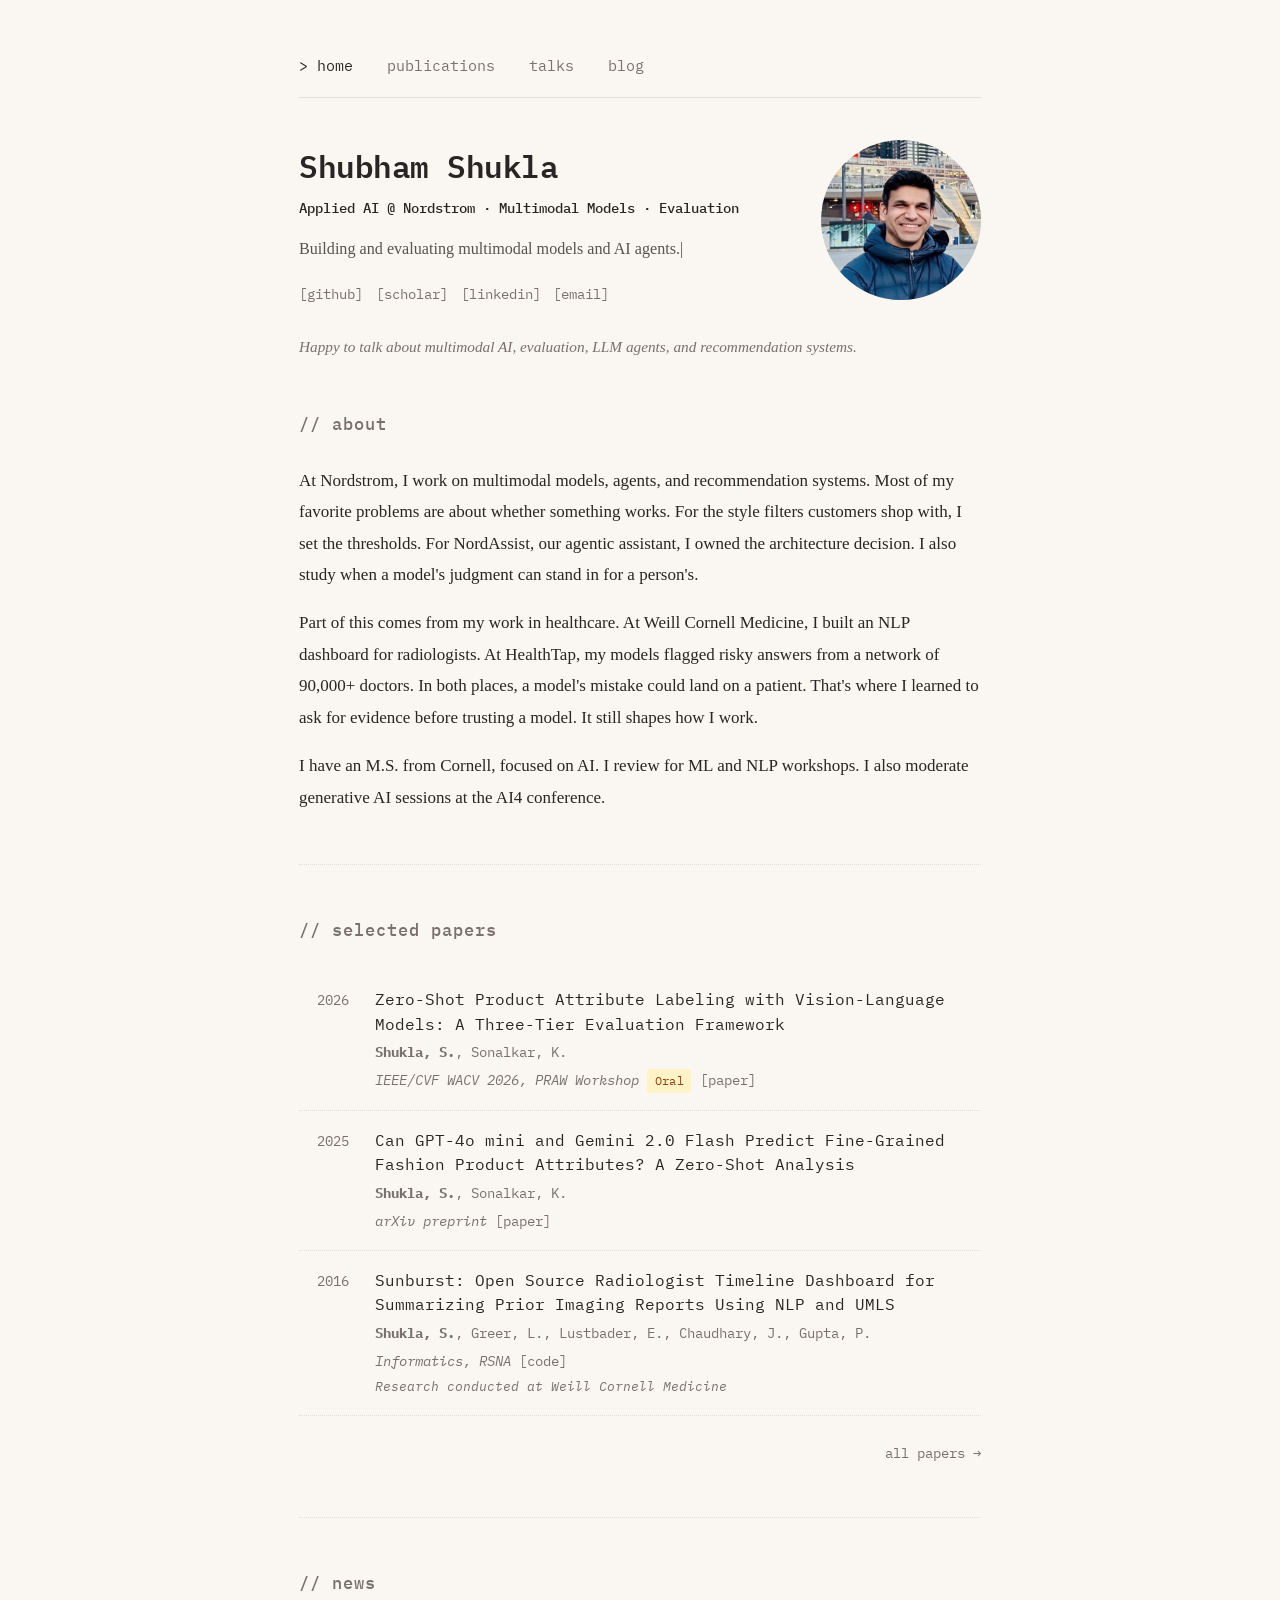
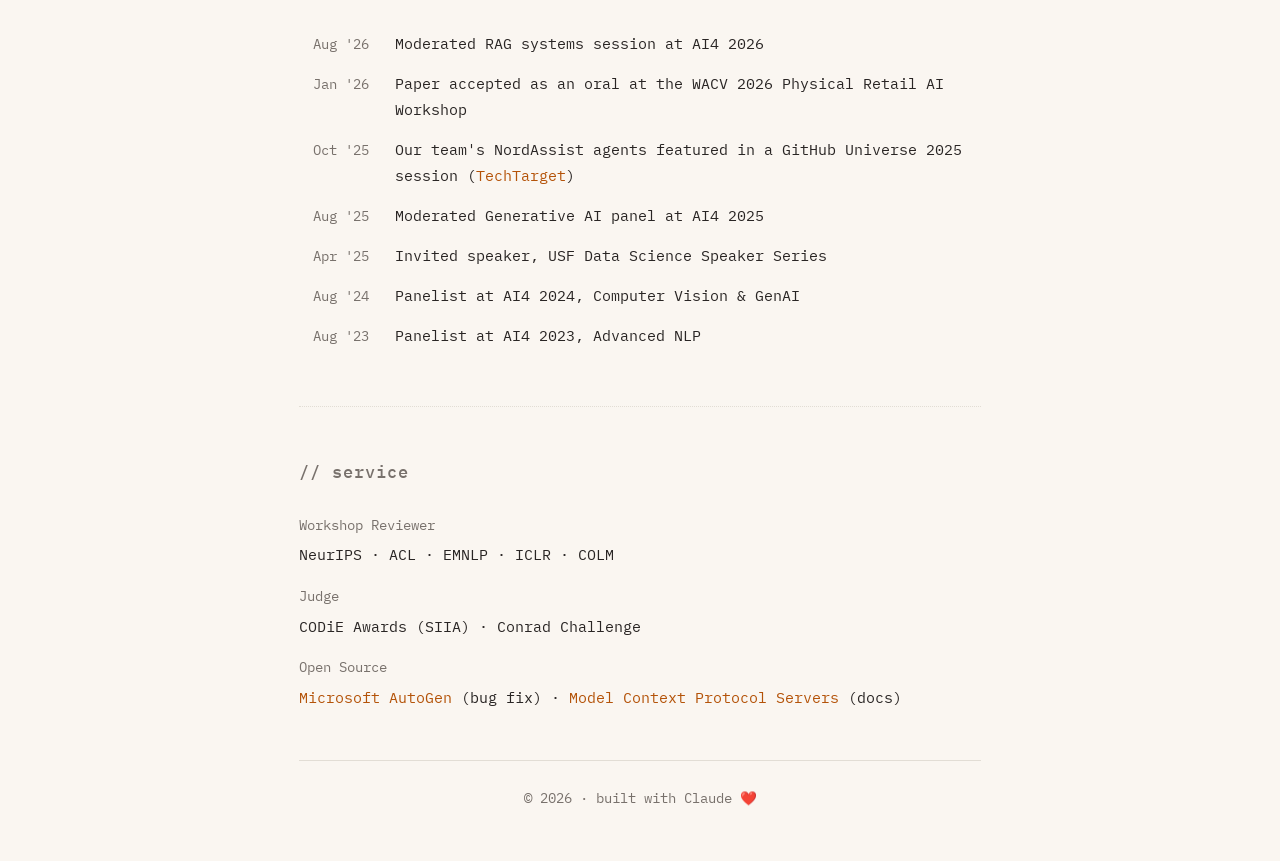
<file: index.html>
<!DOCTYPE html>
<html lang="en">
<head>
    <meta charset="UTF-8">
    <meta name="viewport" content="width=device-width, initial-scale=1.0">
    <title>Shubham Shukla</title>
    <meta name="description" content="Shubham Shukla | Applied AI @ Nordstrom. Building and evaluating multimodal models, LLM agents, and recommendation systems.">
    <meta property="og:type" content="website">
    <meta property="og:url" content="https://shuklaham.github.io/">
    <meta property="og:title" content="Shubham Shukla">
    <meta property="og:description" content="Applied AI @ Nordstrom. Building and evaluating multimodal models, LLM agents, and recommendation systems.">
    <meta property="og:image" content="https://shuklaham.github.io/files/ss_headshot.jpg">
    <meta name="twitter:card" content="summary">
    <link rel="icon" type="image/png" href="favicons/favicon-96x96.png" sizes="96x96">
    <link rel="icon" type="image/svg+xml" href="favicons/favicon.svg">
    <link rel="shortcut icon" href="favicons/favicon.ico">
    <link rel="apple-touch-icon" sizes="180x180" href="favicons/apple-touch-icon.png">
    <link rel="manifest" href="favicons/site.webmanifest">
    <link rel="preconnect" href="https://fonts.googleapis.com">
    <link rel="preconnect" href="https://fonts.gstatic.com" crossorigin>
    <link rel="stylesheet" href="https://fonts.googleapis.com/css2?family=IBM+Plex+Mono:ital,wght@0,400;0,500;0,600;1,400&display=swap">
    <link rel="stylesheet" href="style.css">
    <!-- Google tag (gtag.js) -->
    <script async src="https://www.googletagmanager.com/gtag/js?id=G-W799XXLWF4"></script>
    <script>
      window.dataLayer = window.dataLayer || [];
      function gtag(){dataLayer.push(arguments);}
      gtag('js', new Date());
      gtag('config', 'G-W799XXLWF4');
    </script>
</head>
<body>
    <div class="container">

        <!-- Navigation -->
        <nav>
            <ul>
                <li><a href="index.html" class="active">home</a></li>
                <li><a href="publications.html">publications</a></li>
                <li><a href="talks.html">talks</a></li>
                <li><a href="blog.html">blog</a></li>
            </ul>
        </nav>

        <!-- Header -->
        <header>
            <div class="header-content">
                <div class="intro">
                    <h1>Shubham Shukla</h1>
                    <p class="descriptor">Applied AI @ Nordstrom &middot; Multimodal&nbsp;Models &middot; Evaluation</p>
                    <div class="tagline">
                        <p>Building and evaluating multimodal models and AI agents.<span class="cursor" aria-hidden="true">|</span></p>
                    </div>
                    <div class="links">
                        <a href="https://github.com/shuklaham">github</a>
                        <a href="https://scholar.google.com/citations?user=YNJmWM0AAAAJ&hl=en">scholar</a>
                        <a href="https://linkedin.com/in/shuklaham">linkedin</a>
                        <a href="mailto:shubhamshkl@gmail.com">email</a>
                    </div>
                </div>
                <div class="portrait-container">
                    <img class="portrait" src="files/ss_headshot.jpg" alt="Shubham Shukla">
                </div>
            </div>
            <p class="callout">Happy to talk about multimodal AI, evaluation, LLM agents, and recommendation systems.</p>
        </header>

        <main>

            <!-- About -->
            <section class="about">
                <h2 class="section-title">// about</h2>
                <p>At Nordstrom, I work on multimodal models, agents, and recommendation systems. Most of my favorite problems are about whether something works. For the style filters customers shop with, I set the thresholds. For NordAssist, our agentic assistant, I owned the architecture decision. I also study when a model's judgment can stand in for a person's.</p>
                <p>Part of this comes from my work in healthcare. At Weill Cornell Medicine, I built an NLP dashboard for radiologists. At HealthTap, my models flagged risky answers from a network of 90,000+ doctors. In both places, a model's mistake could land on a patient. That's where I learned to ask for evidence before trusting a model. It still shapes how I work.</p>
                <p>I have an M.S. from Cornell, focused on AI. I review for ML and NLP workshops. I also moderate generative AI sessions at the AI4 conference.</p>
            </section>

            <!-- Selected Papers (compact, on homepage) -->
            <section class="papers">
                <h2 class="section-title">// selected papers</h2>

                <article class="paper">
                    <span class="year">2026</span>
                    <div class="paper-content">
                        <a class="paper-title" href="https://arxiv.org/abs/2601.15711">Zero-Shot Product Attribute Labeling with Vision-Language Models: A Three-Tier Evaluation Framework</a>
                        <div class="paper-authors"><strong>Shukla, S.</strong>, Sonalkar, K.</div>
                        <div class="paper-meta">
                            <span class="paper-venue">IEEE/CVF WACV 2026, PRAW Workshop</span>
                            <span class="paper-badge">Oral</span>
                            <span class="paper-links"><a href="https://arxiv.org/abs/2601.15711">paper</a></span>
                        </div>
                    </div>
                </article>

                <article class="paper">
                    <span class="year">2025</span>
                    <div class="paper-content">
                        <a class="paper-title" href="https://arxiv.org/abs/2507.09950">Can GPT-4o mini and Gemini 2.0 Flash Predict Fine-Grained Fashion Product Attributes? A Zero-Shot Analysis</a>
                        <div class="paper-authors"><strong>Shukla, S.</strong>, Sonalkar, K.</div>
                        <div class="paper-meta">
                            <span class="paper-venue">arXiv preprint</span>
                            <span class="paper-links"><a href="https://arxiv.org/abs/2507.09950">paper</a></span>
                        </div>
                    </div>
                </article>

                <article class="paper">
                    <span class="year">2016</span>
                    <div class="paper-content">
                        <a class="paper-title" href="https://github.com/shuklaham/priors-visualization">Sunburst: Open Source Radiologist Timeline Dashboard for Summarizing Prior Imaging Reports Using NLP and UMLS</a>
                        <div class="paper-authors"><strong>Shukla, S.</strong>, Greer, L., Lustbader, E., Chaudhary, J., Gupta, P.</div>
                        <div class="paper-meta">
                            <span class="paper-venue">Informatics, RSNA</span>
                            <span class="paper-links"><a href="https://github.com/shuklaham/priors-visualization">code</a></span>
                        </div>
                        <div class="paper-note">Research conducted at Weill Cornell Medicine</div>
                    </div>
                </article>

                <div class="all-papers">
                    <a href="https://scholar.google.com/citations?user=YNJmWM0AAAAJ&hl=en">all papers &rarr;</a>
                </div>
            </section>

            <!-- News -->
            <section class="news">
                <h2 class="section-title">// news</h2>
                <ul class="news-list">
                    <li class="news-item">
                        <span class="news-date">Aug '26</span>
                        <span class="news-text">Moderated RAG systems session at AI4 2026</span>
                    </li>
                    <li class="news-item">
                        <span class="news-date">Jan '26</span>
                        <span class="news-text">Paper accepted as an oral at the WACV 2026 Physical Retail AI Workshop</span>
                    </li>
                    <li class="news-item">
                        <span class="news-date">Oct '25</span>
                        <span class="news-text">Our team's NordAssist agents featured in a GitHub Universe 2025 session (<a href="https://www.techtarget.com/news/GitHub-Universe-Large-IT-orgs-share-AI-automation-gains/857468/">TechTarget</a>)</span>
                    </li>
                    <li class="news-item">
                        <span class="news-date">Aug '25</span>
                        <span class="news-text">Moderated Generative AI panel at AI4 2025</span>
                    </li>
                    <li class="news-item">
                        <span class="news-date">Apr '25</span>
                        <span class="news-text">Invited speaker, USF Data Science Speaker Series</span>
                    </li>
                    <li class="news-item">
                        <span class="news-date">Aug '24</span>
                        <span class="news-text">Panelist at AI4 2024, Computer Vision &amp; GenAI</span>
                    </li>
                    <li class="news-item">
                        <span class="news-date">Aug '23</span>
                        <span class="news-text">Panelist at AI4 2023, Advanced NLP</span>
                    </li>
                </ul>
            </section>

            <!-- Service -->
            <section class="service">
                <h2 class="section-title">// service</h2>
                <div class="service-group">
                    <div class="service-label">Workshop Reviewer</div>
                    <div class="service-content">NeurIPS &middot; ACL &middot; EMNLP &middot; ICLR &middot; COLM</div>
                </div>
                <div class="service-group">
                    <div class="service-label">Judge</div>
                    <div class="service-content">CODiE Awards (SIIA) &middot; Conrad Challenge</div>
                </div>
                <div class="service-group">
                    <div class="service-label">Open Source</div>
                    <div class="service-content">
                        <a href="https://github.com/microsoft/autogen/pull/5684">Microsoft AutoGen</a> (bug fix) &middot;
                        <a href="https://github.com/modelcontextprotocol/servers/pull/3306">Model Context Protocol Servers</a> (docs)
                    </div>
                </div>
            </section>

        </main>

        <footer>
            &copy; 2026 &middot; built with Claude ❤️
        </footer>

    </div>
</body>
</html>
</file>
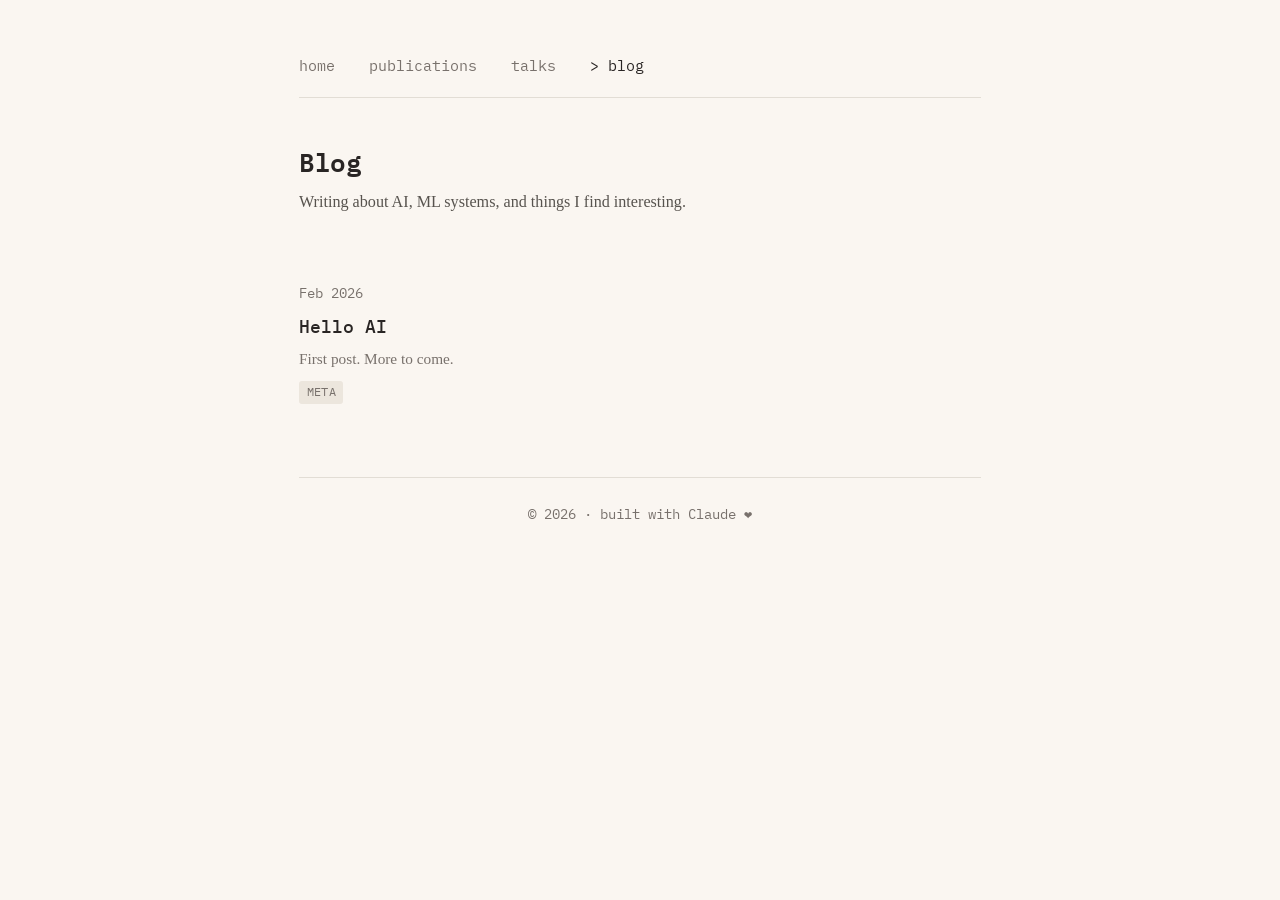
<file: blog.html>
<!DOCTYPE html>
<html lang="en">
<head>
    <meta charset="UTF-8">
    <meta name="viewport" content="width=device-width, initial-scale=1.0">
    <title>Blog | Shubham Shukla</title>
    <meta name="description" content="Blog posts by Shubham Shukla on AI, ML, and building production systems.">
    <link rel="icon" type="image/png" href="favicons/favicon-96x96.png" sizes="96x96">
    <link rel="icon" type="image/svg+xml" href="favicons/favicon.svg">
    <link rel="shortcut icon" href="favicons/favicon.ico">
    <link rel="apple-touch-icon" sizes="180x180" href="favicons/apple-touch-icon.png">
    <link rel="manifest" href="favicons/site.webmanifest">
    <link rel="preconnect" href="https://fonts.googleapis.com">
    <link rel="preconnect" href="https://fonts.gstatic.com" crossorigin>
    <link rel="stylesheet" href="https://fonts.googleapis.com/css2?family=IBM+Plex+Mono:ital,wght@0,400;0,500;0,600;1,400&display=swap">
    <link rel="stylesheet" href="style.css">
    <!-- Google tag (gtag.js) -->
    <script async src="https://www.googletagmanager.com/gtag/js?id=G-W799XXLWF4"></script>
    <script>
      window.dataLayer = window.dataLayer || [];
      function gtag(){dataLayer.push(arguments);}
      gtag('js', new Date());
      gtag('config', 'G-W799XXLWF4');
    </script>
</head>
<body>
    <div class="container">

        <!-- Navigation -->
        <nav>
            <ul>
                <li><a href="index.html">home</a></li>
                <li><a href="publications.html">publications</a></li>
                <li><a href="talks.html">talks</a></li>
                <li><a href="blog.html" class="active">blog</a></li>
            </ul>
        </nav>

        <!-- Page Header -->
        <div class="page-header">
            <h1>Blog</h1>
            <p class="tagline">Writing about AI, ML systems, and things I find interesting.</p>
        </div>

        <main class="blog-list">

            <article class="blog-post">
                <span class="post-date">Feb 2026</span>
                <h2><a href="posts/hello-ai.html">Hello AI</a></h2>
                <p class="post-excerpt">First post. More to come.</p>
                <div class="post-tags">
                    <span class="tag">meta</span>
                </div>
            </article>

        </main>

        <footer>
            &copy; 2026 &middot; built with Claude ❤️
        </footer>

    </div>
</body>
</html>
</file>
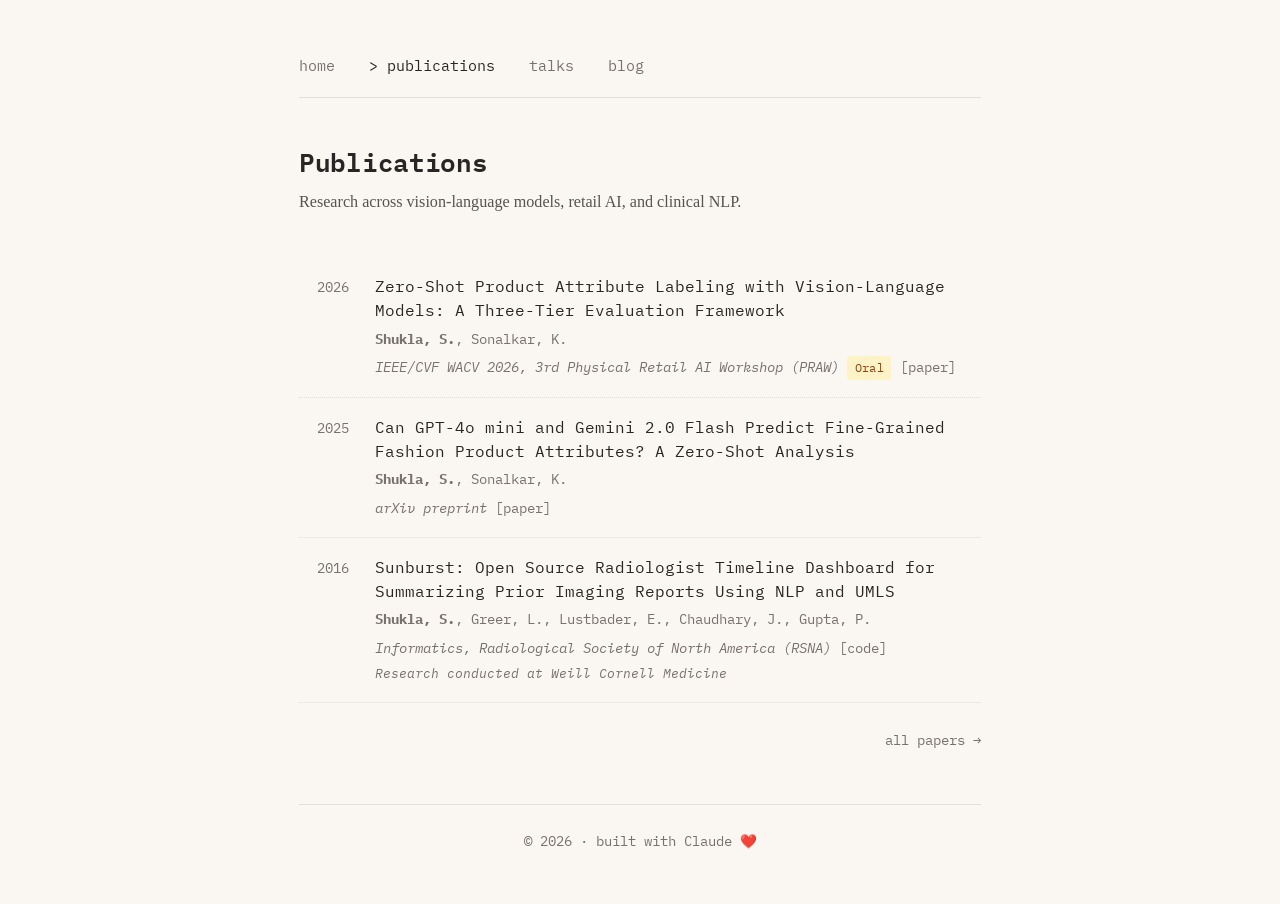
<file: publications.html>
<!DOCTYPE html>
<html lang="en">
<head>
    <meta charset="UTF-8">
    <meta name="viewport" content="width=device-width, initial-scale=1.0">
    <title>Publications | Shubham Shukla</title>
    <meta name="description" content="Publications by Shubham Shukla on vision-language model evaluation, retail AI, and clinical NLP.">
    <link rel="icon" type="image/png" href="favicons/favicon-96x96.png" sizes="96x96">
    <link rel="icon" type="image/svg+xml" href="favicons/favicon.svg">
    <link rel="shortcut icon" href="favicons/favicon.ico">
    <link rel="apple-touch-icon" sizes="180x180" href="favicons/apple-touch-icon.png">
    <link rel="manifest" href="favicons/site.webmanifest">
    <link rel="preconnect" href="https://fonts.googleapis.com">
    <link rel="preconnect" href="https://fonts.gstatic.com" crossorigin>
    <link rel="stylesheet" href="https://fonts.googleapis.com/css2?family=IBM+Plex+Mono:ital,wght@0,400;0,500;0,600;1,400&display=swap">
    <link rel="stylesheet" href="style.css">
    <!-- Google tag (gtag.js) -->
    <script async src="https://www.googletagmanager.com/gtag/js?id=G-W799XXLWF4"></script>
    <script>
      window.dataLayer = window.dataLayer || [];
      function gtag(){dataLayer.push(arguments);}
      gtag('js', new Date());
      gtag('config', 'G-W799XXLWF4');
    </script>
</head>
<body>
    <div class="container">

        <!-- Navigation -->
        <nav>
            <ul>
                <li><a href="index.html">home</a></li>
                <li><a href="publications.html" class="active">publications</a></li>
                <li><a href="talks.html">talks</a></li>
                <li><a href="blog.html">blog</a></li>
            </ul>
        </nav>

        <!-- Page Header -->
        <div class="page-header">
            <h1>Publications</h1>
            <p class="tagline">Research across vision-language models, retail AI, and clinical NLP.</p>
        </div>

        <main>
            <section class="papers">

                <article class="paper">
                    <span class="year">2026</span>
                    <div class="paper-content">
                        <a class="paper-title" href="https://arxiv.org/abs/2601.15711">Zero-Shot Product Attribute Labeling with Vision-Language Models: A Three-Tier Evaluation Framework</a>
                        <div class="paper-authors"><strong>Shukla, S.</strong>, Sonalkar, K.</div>
                        <div class="paper-meta">
                            <span class="paper-venue">IEEE/CVF WACV 2026, 3rd Physical Retail AI Workshop (PRAW)</span>
                            <span class="paper-badge">Oral</span>
                            <span class="paper-links"><a href="https://arxiv.org/abs/2601.15711">paper</a></span>
                        </div>
                    </div>
                </article>

                <article class="paper">
                    <span class="year">2025</span>
                    <div class="paper-content">
                        <a class="paper-title" href="https://arxiv.org/abs/2507.09950">Can GPT-4o mini and Gemini 2.0 Flash Predict Fine-Grained Fashion Product Attributes? A Zero-Shot Analysis</a>
                        <div class="paper-authors"><strong>Shukla, S.</strong>, Sonalkar, K.</div>
                        <div class="paper-meta">
                            <span class="paper-venue">arXiv preprint</span>
                            <span class="paper-links"><a href="https://arxiv.org/abs/2507.09950">paper</a></span>
                        </div>
                    </div>
                </article>

                <article class="paper">
                    <span class="year">2016</span>
                    <div class="paper-content">
                        <a class="paper-title" href="https://github.com/shuklaham/priors-visualization">Sunburst: Open Source Radiologist Timeline Dashboard for Summarizing Prior Imaging Reports Using NLP and UMLS</a>
                        <div class="paper-authors"><strong>Shukla, S.</strong>, Greer, L., Lustbader, E., Chaudhary, J., Gupta, P.</div>
                        <div class="paper-meta">
                            <span class="paper-venue">Informatics, Radiological Society of North America (RSNA)</span>
                            <span class="paper-links"><a href="https://github.com/shuklaham/priors-visualization">code</a></span>
                        </div>
                        <div class="paper-note">Research conducted at Weill Cornell Medicine</div>
                    </div>
                </article>

                <div class="all-papers">
                    <a href="https://scholar.google.com/citations?user=YNJmWM0AAAAJ&hl=en">all papers &rarr;</a>
                </div>

            </section>
        </main>

        <footer>
            &copy; 2026 &middot; built with Claude ❤️
        </footer>

    </div>
</body>
</html>
</file>
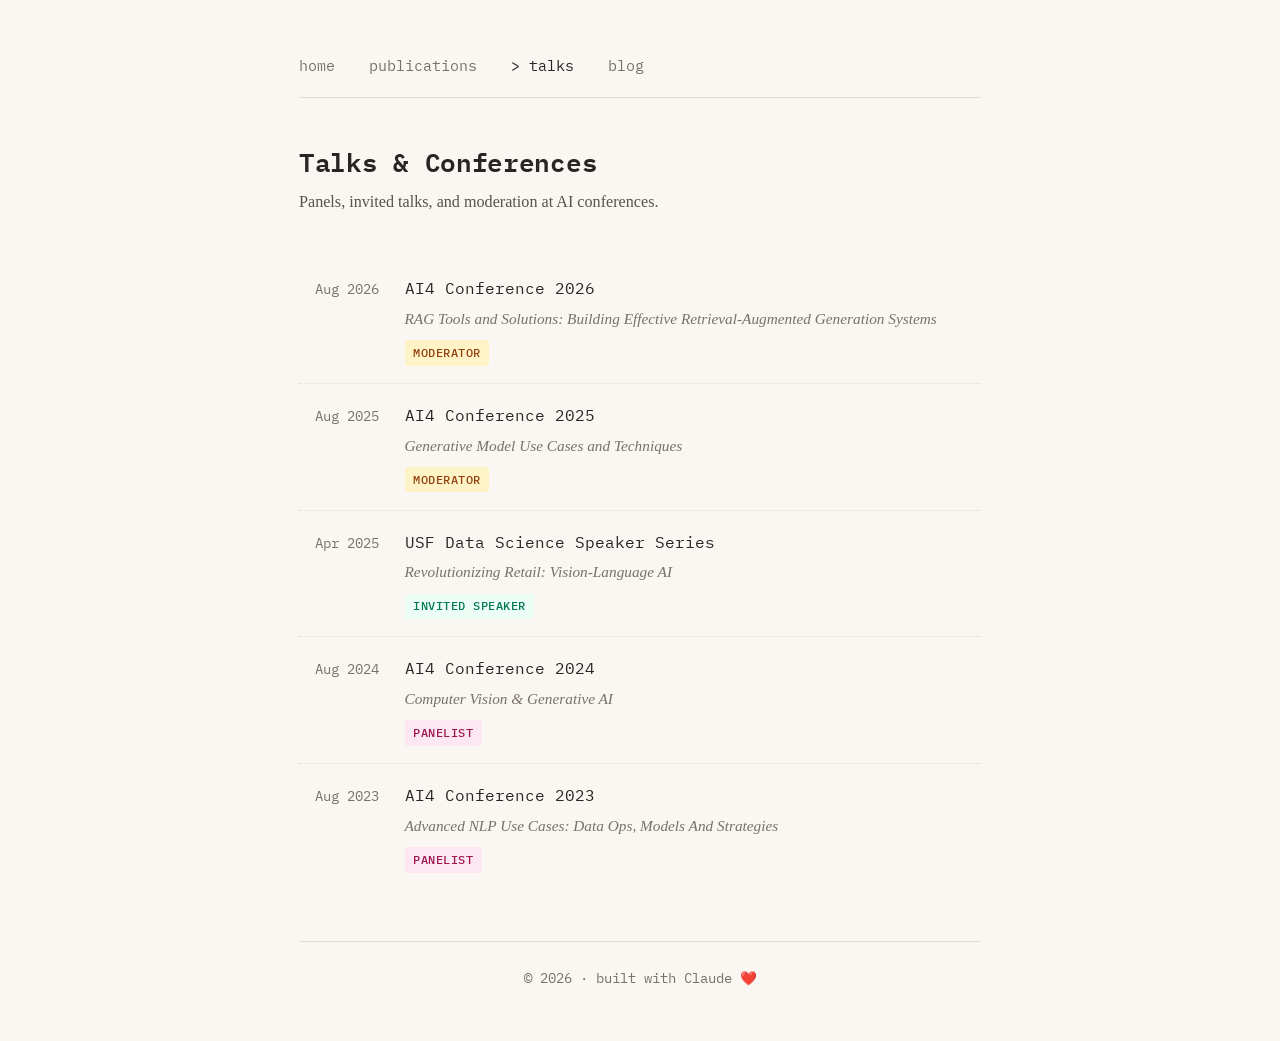
<file: talks.html>
<!DOCTYPE html>
<html lang="en">
<head>
    <meta charset="UTF-8">
    <meta name="viewport" content="width=device-width, initial-scale=1.0">
    <title>Talks | Shubham Shukla</title>
    <meta name="description" content="Conference talks, panels, and moderation by Shubham Shukla.">
    <link rel="icon" type="image/png" href="favicons/favicon-96x96.png" sizes="96x96">
    <link rel="icon" type="image/svg+xml" href="favicons/favicon.svg">
    <link rel="shortcut icon" href="favicons/favicon.ico">
    <link rel="apple-touch-icon" sizes="180x180" href="favicons/apple-touch-icon.png">
    <link rel="manifest" href="favicons/site.webmanifest">
    <link rel="preconnect" href="https://fonts.googleapis.com">
    <link rel="preconnect" href="https://fonts.gstatic.com" crossorigin>
    <link rel="stylesheet" href="https://fonts.googleapis.com/css2?family=IBM+Plex+Mono:ital,wght@0,400;0,500;0,600;1,400&display=swap">
    <link rel="stylesheet" href="style.css">
    <!-- Google tag (gtag.js) -->
    <script async src="https://www.googletagmanager.com/gtag/js?id=G-W799XXLWF4"></script>
    <script>
      window.dataLayer = window.dataLayer || [];
      function gtag(){dataLayer.push(arguments);}
      gtag('js', new Date());
      gtag('config', 'G-W799XXLWF4');
    </script>
</head>
<body>
    <div class="container">

        <!-- Navigation -->
        <nav>
            <ul>
                <li><a href="index.html">home</a></li>
                <li><a href="publications.html">publications</a></li>
                <li><a href="talks.html" class="active">talks</a></li>
                <li><a href="blog.html">blog</a></li>
            </ul>
        </nav>

        <!-- Page Header -->
        <div class="page-header">
            <h1>Talks &amp; Conferences</h1>
            <p class="tagline">Panels, invited talks, and moderation at AI conferences.</p>
        </div>

        <main>
            <section class="talks">

                <article class="talk">
                    <span class="date">Aug 2026</span>
                    <div class="talk-content">
                        <div class="talk-event">AI4 Conference 2026</div>
                        <div class="talk-topic">RAG Tools and Solutions: Building Effective Retrieval-Augmented Generation Systems</div>
                        <span class="talk-role role-moderator">Moderator</span>
                    </div>
                </article>

                <article class="talk">
                    <span class="date">Aug 2025</span>
                    <div class="talk-content">
                        <div class="talk-event">AI4 Conference 2025</div>
                        <div class="talk-topic">Generative Model Use Cases and Techniques</div>
                        <span class="talk-role role-moderator">Moderator</span>
                    </div>
                </article>

                <article class="talk">
                    <span class="date">Apr 2025</span>
                    <div class="talk-content">
                        <div class="talk-event">USF Data Science Speaker Series</div>
                        <div class="talk-topic">Revolutionizing Retail: Vision-Language AI</div>
                        <span class="talk-role role-speaker">Invited Speaker</span>
                    </div>
                </article>

                <article class="talk">
                    <span class="date">Aug 2024</span>
                    <div class="talk-content">
                        <div class="talk-event">AI4 Conference 2024</div>
                        <div class="talk-topic">Computer Vision &amp; Generative AI</div>
                        <span class="talk-role role-panelist">Panelist</span>
                    </div>
                </article>

                <article class="talk">
                    <span class="date">Aug 2023</span>
                    <div class="talk-content">
                        <div class="talk-event">AI4 Conference 2023</div>
                        <div class="talk-topic">Advanced NLP Use Cases: Data Ops, Models And Strategies</div>
                        <span class="talk-role role-panelist">Panelist</span>
                    </div>
                </article>

            </section>
        </main>

        <footer>
            &copy; 2026 &middot; built with Claude ❤️
        </footer>

    </div>
</body>
</html>
</file>
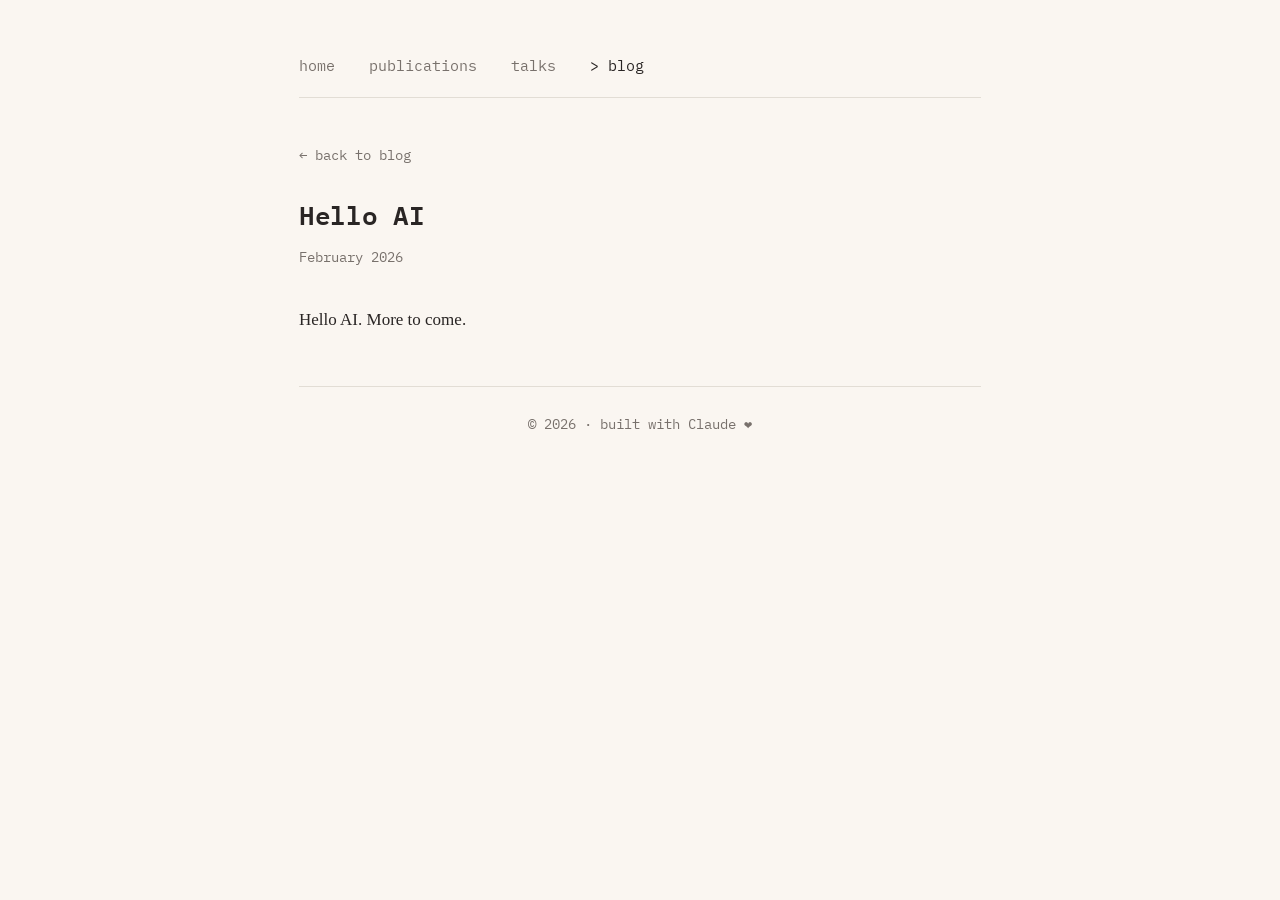
<file: posts/hello-ai.html>
<!DOCTYPE html>
<html lang="en">
<head>
    <meta charset="UTF-8">
    <meta name="viewport" content="width=device-width, initial-scale=1.0">
    <title>Hello AI | Shubham Shukla</title>
    <link rel="icon" type="image/png" href="../favicons/favicon-96x96.png" sizes="96x96">
    <link rel="icon" type="image/svg+xml" href="../favicons/favicon.svg">
    <link rel="shortcut icon" href="../favicons/favicon.ico">
    <link rel="apple-touch-icon" sizes="180x180" href="../favicons/apple-touch-icon.png">
    <link rel="manifest" href="../favicons/site.webmanifest">
    <link rel="preconnect" href="https://fonts.googleapis.com">
    <link rel="preconnect" href="https://fonts.gstatic.com" crossorigin>
    <link rel="stylesheet" href="https://fonts.googleapis.com/css2?family=IBM+Plex+Mono:ital,wght@0,400;0,500;0,600;1,400&display=swap">
    <link rel="stylesheet" href="../style.css">
    <!-- Google tag (gtag.js) -->
    <script async src="https://www.googletagmanager.com/gtag/js?id=G-W799XXLWF4"></script>
    <script>
      window.dataLayer = window.dataLayer || [];
      function gtag(){dataLayer.push(arguments);}
      gtag('js', new Date());
      gtag('config', 'G-W799XXLWF4');
    </script>
</head>
<body>
    <div class="container">

        <!-- Navigation -->
        <nav>
            <ul>
                <li><a href="../index.html">home</a></li>
                <li><a href="../publications.html">publications</a></li>
                <li><a href="../talks.html">talks</a></li>
                <li><a href="../blog.html" class="active">blog</a></li>
            </ul>
        </nav>

        <article>
            <header class="post-header">
                <a href="../blog.html" class="back-link">&larr; back to blog</a>
                <h1>Hello AI</h1>
                <div class="post-meta">
                    <time>February 2026</time>
                </div>
            </header>

            <div class="post-content">
                <p>Hello AI. More to come.</p>
            </div>
        </article>

        <footer>
            &copy; 2026 &middot; built with Claude ❤️
        </footer>

    </div>
</body>
</html>
</file>
<file: style.css>
/* ================================================
   Shubham Shukla — Personal Professional Site
   Claude-inspired warm dark theme
   ================================================ */

/* --- CSS Variables --- */
:root {
    --bg: #faf6f1;
    --bg-alt: #f0ebe4;
    --text: #292524;
    --text-muted: #78716c;
    --link: #b45309;
    --link-hover: #92400e;
    --border: #e2ddd5;
    --code-bg: #f0ebe4;
    --tag-bg: #ece6dd;
    --upcoming-bg: #ecfdf5;
    --upcoming-text: #047857;
}

/* --- Reset & Base --- */
*, *::before, *::after {
    margin: 0;
    padding: 0;
    box-sizing: border-box;
}

html {
    font-size: 17px;
    scroll-behavior: smooth;
}

body {
    font-family: 'IBM Plex Mono', 'SF Mono', 'Fira Code', 'Consolas', monospace;
    background-color: var(--bg);
    color: var(--text);
    line-height: 1.7;
    -webkit-font-smoothing: antialiased;
    -moz-osx-font-smoothing: grayscale;
}

/* --- Container --- */
.container {
    max-width: 750px;
    margin: 0 auto;
    padding: 3rem 2rem;
}

/* --- Navigation --- */
nav {
    border-bottom: 1px solid var(--border);
    padding-bottom: 1rem;
    margin-bottom: 2.5rem;
}

nav ul {
    list-style: none;
    display: flex;
    gap: 2rem;
}

nav a {
    font-size: 0.9rem;
    color: var(--text-muted);
    text-decoration: none;
    transition: color 0.2s;
    position: relative;
}

nav a:hover {
    color: var(--text);
}

nav a.active {
    color: var(--text);
}

nav a.active::before {
    content: '> ';
}

nav a.disabled {
    color: #c4bdb4;
    cursor: default;
    pointer-events: none;
}

/* --- Header --- */
header {
    margin-bottom: 3rem;
}

.header-content {
    display: flex;
    justify-content: space-between;
    align-items: flex-start;
    gap: 2rem;
}

.intro {
    flex: 1;
}

.intro h1 {
    font-size: 1.8rem;
    font-weight: 600;
    letter-spacing: -0.5px;
    margin-bottom: 0.3rem;
    color: var(--text);
}

.descriptor {
    font-size: 0.85rem;
    color: var(--text);
    font-weight: 500;
    margin-bottom: 1rem;
    line-height: 1.5;
}

.tagline {
    font-family: 'Georgia', 'Times New Roman', serif;
    font-size: 0.95rem;
    color: #57534e;
    line-height: 1.6;
    margin-bottom: 1.2rem;
}

.tagline p {
    margin: 0;
}

.cursor {
    animation: blink 1s step-end infinite;
}

@keyframes blink {
    50% { opacity: 0; }
}

@media (prefers-reduced-motion: reduce) {
    .cursor {
        animation: none;
    }
}

.links {
    display: flex;
    flex-wrap: wrap;
    gap: 0.75rem;
    font-size: 0.85rem;
}

.links a {
    color: var(--text-muted);
    text-decoration: none;
    transition: color 0.2s;
}

.links a:hover {
    color: var(--link);
}

.links a::before {
    content: '[';
}

.links a::after {
    content: ']';
}

/* --- Portrait --- */
.portrait-container {
    flex-shrink: 0;
}

.portrait {
    width: 160px;
    height: 160px;
    border-radius: 50%;
    object-fit: cover;
    object-position: center 15%;
    filter: grayscale(20%);
    transition: filter 0.3s;
}

.portrait:hover {
    filter: grayscale(0%);
}

.portrait-placeholder {
    width: 140px;
    height: 140px;
    border-radius: 50%;
    background: #e7e0d8;
    border: 2px solid var(--border);
    display: flex;
    align-items: center;
    justify-content: center;
}

.portrait-placeholder svg {
    width: 60px;
    height: 60px;
    opacity: 0.3;
}

/* --- Callout --- */
.callout {
    font-family: 'Georgia', 'Times New Roman', serif;
    font-size: 0.9rem;
    color: var(--text-muted);
    margin-top: 1.5rem;
    line-height: 1.6;
    font-style: italic;
}

/* --- Section Headers --- */
.section-title {
    font-size: 1rem;
    font-weight: 500;
    color: var(--text-muted);
    letter-spacing: 1px;
    margin-bottom: 1.5rem;
}

/* --- About / Bio --- */
.about {
    margin-bottom: 3rem;
    border-bottom: 1px dotted var(--border);
    padding-bottom: 3rem;
}

.about p {
    font-family: 'Georgia', 'Times New Roman', serif;
    font-size: 1rem;
    line-height: 1.85;
    color: var(--text);
    margin-bottom: 1rem;
}

.about p:last-child {
    margin-bottom: 0;
}

.about a {
    color: var(--link);
    text-decoration: none;
    border-bottom: 1px solid transparent;
    transition: border-color 0.2s;
}

.about a:hover {
    border-bottom-color: var(--link);
}

/* --- News Section --- */
.news {
    margin-bottom: 3rem;
    border-bottom: 1px dotted var(--border);
    padding-bottom: 3rem;
}

.news-list {
    list-style: none;
}

.news-item {
    display: flex;
    gap: 1.5rem;
    padding: 0.4rem 0;
    font-size: 0.9rem;
    align-items: baseline;
}

.news-date {
    flex-shrink: 0;
    width: 70px;
    color: var(--text-muted);
    font-size: 0.85rem;
    text-align: right;
}

.news-text {
    flex: 1;
    color: var(--text);
}

.news-text a {
    color: var(--link);
    text-decoration: none;
}

.news-text a:hover {
    text-decoration: underline;
}

/* --- Upcoming Badge --- */
.badge-upcoming {
    display: inline-block;
    font-size: 0.7rem;
    padding: 0.15rem 0.5rem;
    border-radius: 3px;
    background: var(--upcoming-bg);
    color: var(--upcoming-text);
    letter-spacing: 0.5px;
    text-transform: uppercase;
    margin-left: 0.5rem;
    vertical-align: middle;
}

/* --- Service/Review Section --- */
.service {
    margin-bottom: 3rem;
    border-bottom: 1px dotted var(--border);
    padding-bottom: 3rem;
}

.service-group {
    margin-bottom: 1rem;
}

.service-label {
    font-size: 0.85rem;
    color: var(--text-muted);
    margin-bottom: 0.3rem;
}

.service-content {
    font-size: 0.9rem;
    color: var(--text);
    line-height: 1.6;
}

.service-content a {
    color: var(--link);
    text-decoration: none;
}

.service-content a:hover {
    text-decoration: underline;
}

/* --- Papers / Publications --- */
.papers {
    margin-bottom: 3rem;
    border-bottom: 1px dotted var(--border);
    padding-bottom: 3rem;
}

.paper {
    display: flex;
    gap: 1.5rem;
    padding: 1rem 0;
    border-bottom: 1px dotted var(--border);
    align-items: baseline;
}

.paper:last-child {
    border-bottom: none;
}

.paper .year {
    flex-shrink: 0;
    width: 50px;
    text-align: right;
    font-size: 0.85rem;
    color: var(--text-muted);
}

.paper-content {
    flex: 1;
}

.paper-title {
    font-size: 0.95rem;
    color: var(--text);
    text-decoration: none;
    line-height: 1.5;
    display: block;
    margin-bottom: 0.3rem;
}

.paper-title:hover {
    color: var(--link);
}

.paper-authors {
    font-size: 0.8rem;
    color: var(--text-muted);
    margin-bottom: 0.3rem;
}

.paper-meta {
    font-size: 0.8rem;
    color: var(--text-muted);
    display: flex;
    flex-wrap: wrap;
    align-items: baseline;
    gap: 0.5rem;
}

.paper-venue {
    font-style: italic;
}

.paper-badge {
    display: inline-block;
    font-size: 0.7rem;
    padding: 0.1rem 0.45rem;
    border-radius: 3px;
    background: #fef3c7;
    color: #92400e;
    letter-spacing: 0.3px;
}

.paper-links {
    font-size: 0.8rem;
}

.paper-links a {
    color: var(--text-muted);
    text-decoration: none;
    transition: color 0.2s;
}

.paper-links a:hover {
    color: var(--link);
}

.paper-links a::before {
    content: '[';
}

.paper-links a::after {
    content: ']';
}

.paper-links .sep {
    color: #d6d0c8;
    margin: 0 0.15rem;
}

.paper-note {
    font-size: 0.75rem;
    color: var(--text-muted);
    font-style: italic;
    margin-top: 0.2rem;
}

.all-papers {
    text-align: right;
    margin-top: 1.5rem;
    font-size: 0.85rem;
}

.all-papers a {
    color: var(--text-muted);
    text-decoration: none;
    transition: color 0.2s;
}

.all-papers a:hover {
    color: var(--link);
}

/* --- Talks --- */
.talks {
    margin-bottom: 3rem;
}

.talk {
    display: flex;
    gap: 1.5rem;
    padding: 1rem 0;
    border-bottom: 1px dotted var(--border);
    align-items: baseline;
}

.talk:last-child {
    border-bottom: none;
}

.talk .date {
    flex-shrink: 0;
    width: 80px;
    text-align: right;
    font-size: 0.85rem;
    color: var(--text-muted);
}

.talk-content {
    flex: 1;
}

.talk-event {
    font-size: 0.95rem;
    color: var(--text);
    margin-bottom: 0.25rem;
}

.talk-topic {
    font-family: 'Georgia', 'Times New Roman', serif;
    font-size: 0.9rem;
    color: var(--text-muted);
    font-style: italic;
    margin-bottom: 0.3rem;
}

.talk-role {
    display: inline-block;
    font-size: 0.7rem;
    padding: 0.15rem 0.5rem;
    border-radius: 3px;
    letter-spacing: 0.5px;
    text-transform: uppercase;
    font-weight: 500;
}

.role-moderator {
    background: #fef3c7;
    color: #92400e;
}

.role-speaker {
    background: #ecfdf5;
    color: #047857;
}

.role-panelist {
    background: #fce7f3;
    color: #9d174d;
}

/* --- Last section before the footer --- */
main > section:last-child {
    border-bottom: none;
    padding-bottom: 0;
}

/* --- Footer --- */
footer {
    margin-top: 3rem;
    padding-top: 1.5rem;
    border-top: 1px solid var(--border);
    text-align: center;
    font-size: 0.8rem;
    color: var(--text-muted);
}

/* --- Generic link styling --- */
a {
    color: var(--link);
}

/* --- Page header for sub-pages --- */
.page-header {
    margin-bottom: 2.5rem;
}

.page-header h1 {
    font-size: 1.5rem;
    font-weight: 600;
    letter-spacing: -0.3px;
    margin-bottom: 0.3rem;
}

.page-header .tagline {
    margin-bottom: 0;
}

/* --- Blog List --- */
.blog-list {
    margin-bottom: 3rem;
}

.blog-post {
    padding: 1.25rem 0;
    border-bottom: 1px dotted var(--border);
}

.blog-post:last-child {
    border-bottom: none;
}

.post-date {
    font-size: 0.8rem;
    color: var(--text-muted);
}

.blog-post h2 {
    font-size: 1.05rem;
    font-weight: 500;
    margin: 0.25rem 0;
}

.blog-post h2 a {
    color: var(--text);
    text-decoration: none;
    transition: color 0.2s;
}

.blog-post h2 a:hover {
    color: var(--link);
}

.post-excerpt {
    font-family: 'Georgia', 'Times New Roman', serif;
    font-size: 0.9rem;
    color: var(--text-muted);
    margin-bottom: 0.5rem;
}

.post-tags {
    display: flex;
    gap: 0.5rem;
}

.tag {
    font-size: 0.7rem;
    padding: 0.1rem 0.45rem;
    border-radius: 3px;
    background: var(--tag-bg);
    color: var(--text-muted);
    letter-spacing: 0.3px;
    text-transform: uppercase;
}

/* --- Blog Post Page --- */
.post-header {
    margin-bottom: 2rem;
}

.back-link {
    font-size: 0.85rem;
    color: var(--text-muted);
    text-decoration: none;
    display: inline-block;
    margin-bottom: 1.5rem;
    transition: color 0.2s;
}

.back-link:hover {
    color: var(--link);
}

.post-header h1 {
    font-size: 1.5rem;
    font-weight: 600;
    letter-spacing: -0.3px;
    margin-bottom: 0.5rem;
}

.post-meta {
    font-size: 0.85rem;
    color: var(--text-muted);
}

.post-content {
    margin-bottom: 3rem;
}

.post-content p {
    font-family: 'Georgia', 'Times New Roman', serif;
    font-size: 1rem;
    line-height: 1.85;
    color: var(--text);
    margin-bottom: 1rem;
}

.post-content h2 {
    font-size: 1.1rem;
    font-weight: 600;
    margin: 2rem 0 1rem;
}

.post-content a {
    color: var(--link);
    text-decoration: none;
    border-bottom: 1px solid transparent;
    transition: border-color 0.2s;
}

.post-content a:hover {
    border-bottom-color: var(--link);
}

/* --- Responsive --- */
@media (max-width: 600px) {
    html {
        font-size: 15px;
    }

    .container {
        padding: 2rem 1.5rem;
    }

    nav ul {
        gap: 1rem;
    }

    .header-content {
        flex-direction: column-reverse;
        align-items: center;
        text-align: center;
    }

    .intro h1 {
        font-size: 1.5rem;
    }

    .links {
        justify-content: center;
    }

    .portrait, .portrait-placeholder {
        width: 120px;
        height: 120px;
    }

    .about, .news, .service, .papers, .talks {
        margin-bottom: 2rem;
        padding-bottom: 2rem;
    }

    .paper {
        flex-direction: column;
        gap: 0.25rem;
    }

    .paper .year {
        text-align: left;
        width: auto;
    }

    .talk {
        flex-direction: column;
        gap: 0.25rem;
    }

    .talk .date {
        text-align: left;
        width: auto;
    }

    .news-item {
        flex-direction: column;
        gap: 0.2rem;
    }

    .news-date {
        text-align: left;
        width: auto;
    }
}
</file>
